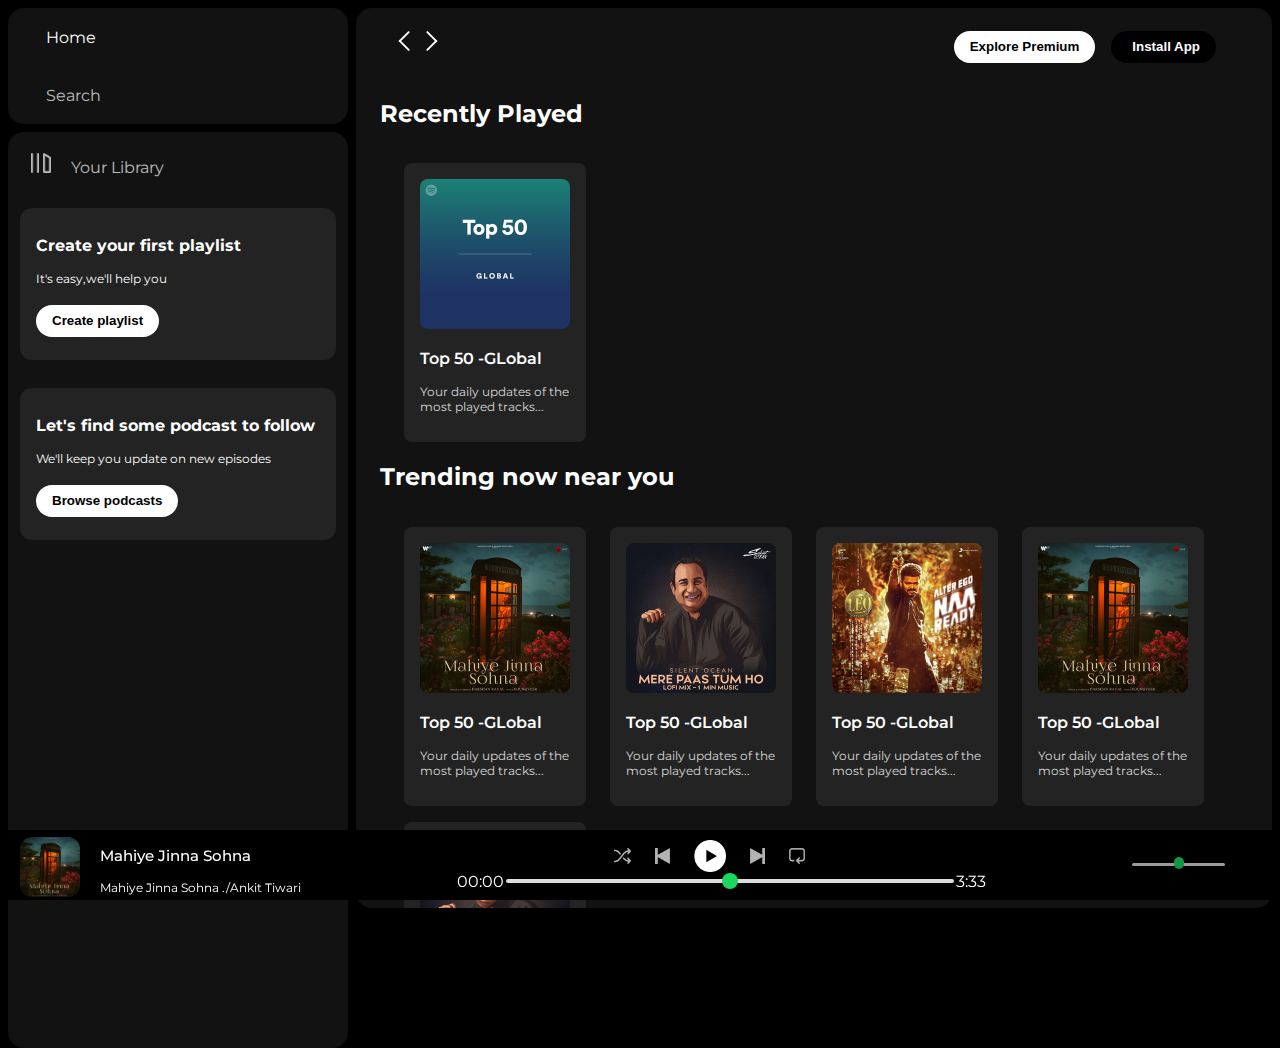
<file: SPOTIFY CLONE/index.html>
<!DOCTYPE html>
<html lang="en">
<head>
    <meta charset="UTF-8">
    <meta name="viewport" content="width=device-width, initial-scale=1.0">
    <link rel="stylesheet" href="https://cdnjs.cloudflare.com/ajax/libs/font-awesome/6.6.0/css/all.min.css" integrity="sha512-Kc323vGBEqzTmouAECnVceyQqyqdsSiqLQISBL29aUW4U/M7pSPA/gEUZQqv1cwx4OnYxTxve5UMg5GT6L4JJg==" crossorigin="anonymous" referrerpolicy="no-referrer" />
    <link rel="icon" href="./asset/logo.png">
    <title>Spotify - Web Player: Music for everyone </title>
    <link rel="stylesheet" href="style.css">
    <link rel="preconnect" href="https://fonts.googleapis.com">
    <link rel="preconnect" href="https://fonts.gstatic.com" crossorigin>
    <link href="https://fonts.googleapis.com/css2?family=Montserrat:wght@200&display=swap" rel="stylesheet">

</head>
<body>
    <div class="main">
        <div class="sidebar">
            <div class="nav">
                <div class="nav-option" style="opacity: 1;">
                    <i class="fa-solid fa-house"></i>
                  <a href="#">Home</a> 
                </div>
                <div class="nav-option">
                    <i class="fa-solid fa-magnifying-glass"></i>
                    <a href="#">Search</a>
                </div>
            </div>
            <div class="library" >
                <div class="option">
                    <div class="lib-option nav-option">
                        <img src="./asset/library_icon.png">
                        <a href="#">Your Library</a> 
                    </div>
                    <div class="icons">
                        <i class="fa-solid fa-plus"></i>
                        <i class="fa-solid fa-arrow-right"></i>
                    </div>
                </div>
                <div class="boxes">
                    <div class="box">
                       <p class="box-p1">Create your first playlist</p>
                       <p class="box-p2">It's easy,we'll help you</p>
                       <button class="badge">Create playlist</button> 
                    </div>
                    <div class="box">
                        <p class="box-p1">Let's find some podcast to follow</p>
                        <p class="box-p2">We'll keep you update on new episodes</p>
                        <button class="badge">Browse podcasts</button> 
                     </div>
               </div>
            </div>
        </div>
        <div class="main-content">
            <div class="sticky-nav">
                <div class="sticky-nav-icons">
                    <img src="./asset/backward_icon.png">
                    <img src="./asset/forward_icon.png" class="hide">
                </div>
                <div class="sticky-nav-option">
                    <button class="badge nav-item hide">Explore Premium</button> 
                    <button class="badge nav-item dark-badge"><i class="fa-regular fa-circle-down" style="margin-right: 5px;"></i>Install App</button> 
                    <i class="fa-regular fa-user nav-item"></i>
                </div>
            </div>
            <h2>Recently Played</h2>
            <div class="card-container">
                <div class="card">
                    <img src="./asset/card1img.jpeg" class="card-img">
                    <p class="card-title">Top 50 -GLobal</p>
                    <p class="card-info">Your daily updates of the most played tracks...</p>
                </div>
            </div>  
            <h2>Trending now near you</h2>
            <div class="card-container">
                <div class="card">
                    <img src="./asset/card2img.jpeg" class="card-img">
                    <p class="card-title">Top 50 -GLobal</p>
                    <p class="card-info">Your daily updates of the most played tracks...</p>
                </div>
                <div class="card">
                    <img src="./asset/card3img.jpeg" class="card-img">
                    <p class="card-title">Top 50 -GLobal</p>
                    <p class="card-info">Your daily updates of the most played tracks...</p>
                </div>
                <div class="card">
                    <img src="./asset/card4img.jpeg" class="card-img">
                    <p class="card-title">Top 50 -GLobal</p>
                    <p class="card-info">Your daily updates of the most played tracks...</p>
                </div>
                <div class="card">
                    <img src="./asset/card2img.jpeg" class="card-img">
                    <p class="card-title">Top 50 -GLobal</p>
                    <p class="card-info">Your daily updates of the most played tracks...</p>
                </div>
                <div class="card">
                    <img src="./asset/card3img.jpeg" class="card-img">
                    <p class="card-title">Top 50 -GLobal</p>
                    <p class="card-info">Your daily updates of the most played tracks...</p>
                </div>
            </div> 
            <h2>Featured Charts</h2>
            <div class="card-container">
                <div class="card">
                    <img src="./asset/card5img.jpeg" class="card-img">
                    <p class="card-title">Top 50 -GLobal</p>
                    <p class="card-info">Your daily updates of the most played tracks...</p>
                </div>
                <div class="card">
                    <img src="./asset/card6img.jpeg" class="card-img">
                    <p class="card-title">Top Songs -India</p>
                    <p class="card-info">Your daily updates of the most played tracks...</p>
                </div>
                <div class="card">
                    <img src="./asset/card1img.jpeg" class="card-img">
                    <p class="card-title">Top 50 -GLobal</p>
                    <p class="card-info">Your daily updates of the most played tracks...</p>
                </div>
            </div> 
            <div class="footer">
                <div class="line"></div>
            </div>  
        </div>
        <div class="music-player">
            <div class="album">
                <img src="./asset/card2img.jpeg"  class="card1" >
                <div class="para">
                    <p class="card-titles">Mahiye Jinna Sohna</p>
                    <p class="card-infos">Mahiye Jinna Sohna ./Ankit Tiwari</p>
                </div>
            </div>
            <div class="player">
                <div class="player-controls">
                    <img src="./asset/player_icon1.png" class="player-controls-icon">
                    <img src="./asset/player_icon2.png" class="player-controls-icon">
                    <img src="./asset/player_icon3.png" class="player-controls-icon" style="opacity: 1;height: 2rem;">
                    <img src="./asset/player_icon4.png" class="player-controls-icon">
                    <img src="./asset/player_icon5.png" class="player-controls-icon">
                </div>
                <div class="playback-bar">
                    <span class="curr-time">00:00</span>
                    <input type="range" min="0" max="100" class="progress-bar" step="1">
                    <span class="curr-time">3:33</span>
                </div>
            </div>
            <div class="controls1" style="opacity: 0.7;">
                <i class="fa-regular fa-square-caret-right"></i>
                <i class="fa-brands fa-playstation"></i>
                <i class="fa-solid fa-magnifying-glass"></i>
                <div class="vol">
                    <i class="fa-solid fa-volume-high"></i>
                    <input type="range" min="0" max="100" class="progress-bar1" step="1">
                </div>
                <i class="fa-solid fa-up-right-and-down-left-from-center arrow"></i>
            </div>
        </div>
    </div>
</body>
</html>
</file>
<file: SPOTIFY CLONE/style.css>
body{
    font-family: "Montserrat", serif;
    margin:0 ;
    background-color: black;
    color: white;
    overflow: hidden; 
}

.main{
    display: flex;
    height: 100vh;
    padding: 0.5rem;
}

.sidebar{
    background-color:#000 ;
    width: 340px; 
    border-radius: 1rem; /*16px*/
    margin-right: 0.5rem;
}

.main-content{
    background-color: #121212;
    flex: 1;
    border-radius: 1rem;
    overflow: auto;
    padding: 0 1.5rem 0 1.5rem;
}

.music-player{
    background-color: black;
    position: fixed;
    bottom: 0;
    width: 100%;
    height: 70px;
}

a{
    text-decoration: none;
    color: white;
}

.nav{
    background-color: #121212;
    border-radius: 1rem;
    display: flex;
    flex-direction: column;
    justify-content: center;
    height: 100px;
    padding: 0.5rem 0.7rem;
}

.nav-option{
    line-height:2.5rem;  
    opacity: 0.7; 
    padding:0.5rem 0.7rem ;
}

.nav-option:hover{
    opacity: 1;
}

.nav-option i{
    font-size: 1.25rem;
}

.nav-option a{
    font-size: 1rem;
    margin: 1rem;
}

.library{
  background-color:#121212;
  border-radius: 1rem;
  height: 100%; 
  margin-top: 0.5rem;
  padding: 0.5rem 0.75rem; 
}

.option{
   display: flex; 
   justify-content: space-between;
   align-items: center;
}

.lib-option img{
    height: 1.25rem;
    width: 1.25rem;
}

.icons{
    font-size: 1.25rem;
    display: flex;
}

.icons i{
    opacity: 0.7;
    margin-right: 1rem;
}

.icons i:hover{
    opacity: 1;
}

.box{
    background-color: #232323;
    height: 8rem;
    border-radius: 0.75rem;
    margin:0.75rem 0 1.75rem 0;
    padding:0.75rem 1rem;
}

.box-p1{
    font-size: 1rem;
    font-weight: 700;
}

.box-p2{
    font-size: 0.75rem;
}

.badge{
    background-color: #fff;
    border: none;
    border-radius: 100px;
    padding :0.25rem 1rem;
    font-weight: 550;
    margin-top: 0.5em;
    height: 2rem;
    width: fit-content;
}

.dark-badge{
    background-color: #000;
    color: #fff;
}

.sticky-nav{
    position: sticky;
    top: 0;
    background-color: #121212;
    display: flex;
    justify-content: space-between;
    align-items: center;
    padding: 1rem 0 1rem;
    z-index: 10;

}

.sticky-nav-icons{
    margin-left:0.75rem;
}

.sticky-nav-option{
    display: flex;
    justify-content: center;
    align-items: center;
}

.nav-item{
    margin-right: 1rem;
}

@media (max-width:1000px){
    .hide{
        display: none;
    }
}

.card{
    background-color: #232323;
    width: 150px;
    border-radius: 0.5rem;
    padding: 1rem;
    margin-left: 1.5rem;
    margin-top: 1rem;
}

.card-container{
    display: flex;
    flex-wrap: wrap;
}

.card-img{
    width: 100%;
    border-radius: 0.5rem;
}

.card-title{
    font-weight: 600;
}

.card-info{
    font-size: 0.75rem;
    opacity: 0.8;
}

.footer{
    height: 300px;
    display: flex;
    align-items:center ;
    justify-content: center;
}

.line{
    width: 90%;
    height: 50%;
    border-top: 1px solid white;
    opacity: 0.4;

}

.music-player{
    display: flex;
    justify-content: space-between;
    align-items: center;
}

.album{
     margin-top: 0.5rem;
     padding: 0.5rem 0.75rem; 
}

.para {
    margin-left:20px;
}

.player{
    width: 50%;
}

.controls{
    width: 25%
}

.player-controls{
    display: flex;
    justify-content: center;
    align-items: center;
} 


.player-controls-icon{
    height: 1rem;
    margin-right: 1.5rem;
    opacity: 0.7;
}

.player-controls-icon:hover{
    opacity: 1;
}

.playback-bar{
    display: flex;
    justify-content: center;
    align-items: center;
}

.progress-bar{
    width: 70%;
    appearance: none;
    background-color: transparent;
    cursor: pointer;
}

.progress-bar::-webkit-slider-runnable-track{
    background-color:#ddd ;
    border-radius: 100px;
    height: 0.25rem;
}

.progress-bar::-webkit-slider-thumb{
    appearance: none;
    height: 16px;
    width: 16px;
    background-color:#1bd760;
    border-radius: 50px;
    margin-top: -6px;
}

.album{
    display: flex;
    justify-content: space-between;
    align-items: center;
}

.card1{
    height:60px;
    width: 60px;
    margin-bottom: 5px;
    border-radius: 20%; 
}

/* .para{
    margin-le: 0%;
    
} */


.card-titles{
    font-size: 0.95rem;
    font-weight: 500;
}

.card-infos{
    font-size: 0.75rem;
}

.controls1{
    display: flex;
    justify-content: space-evenly;
    align-items: center;
}

.controls:hover{
    opacity: 1;
}


.progress-bar1{
    width: 70%;
    appearance: none;
    background-color: transparent;
    cursor: pointer; 
    padding-bottom: 5px;
}

.progress-bar1::-webkit-slider-runnable-track{
    background-color:#ddd ;
    border-radius: 100px;
    height: 0.15rem;
}

.progress-bar1::-webkit-slider-thumb{
    appearance: none;
    height: 12px;
    width: 10px;
    background-color:#1bd760;
    border-radius: 50px;
    margin-top: -6px;
}

 .arrow{
    margin-right: 25px;
}
</file>
